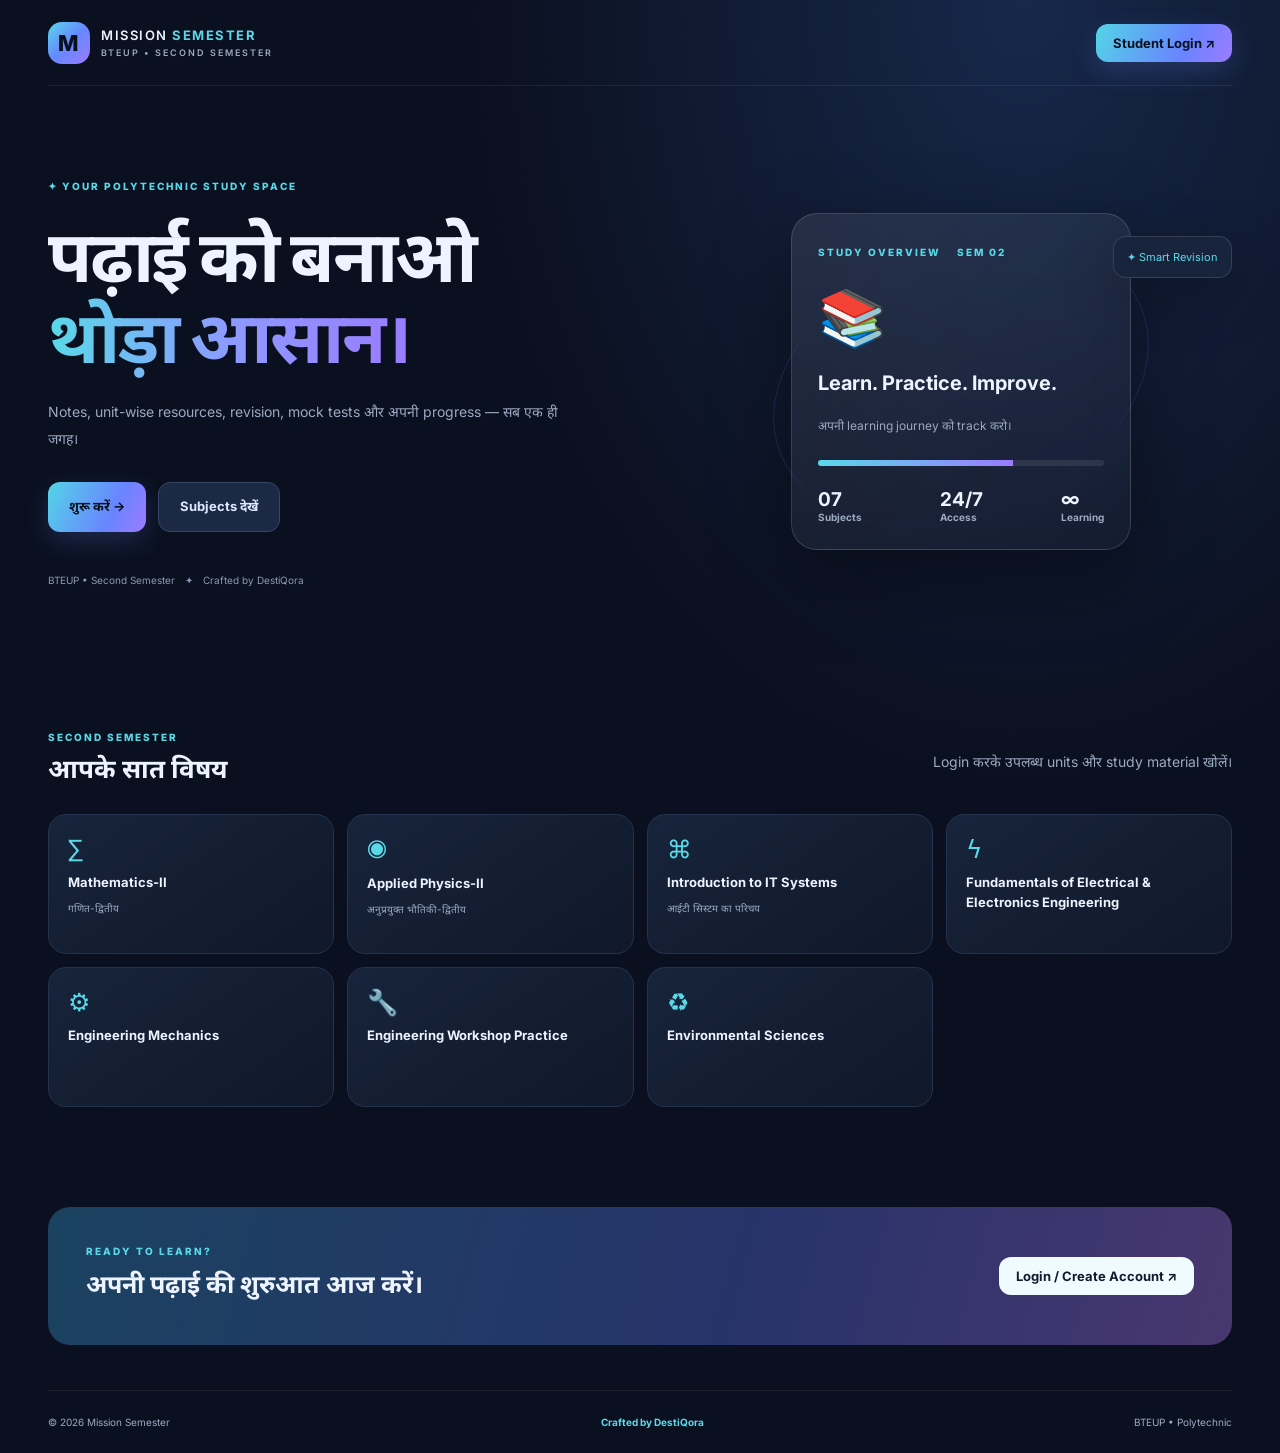
<file: index.html>
<!doctype html><html lang="hi"><head><meta charset="utf-8"><meta name="viewport" content="width=device-width,initial-scale=1"><meta name="theme-color" content="#0b1020"><link rel="manifest" href="ms-manifest.json"><link rel="stylesheet" href="assets/css/ms-style.css"><title>Mission Semester | BTEUP</title></head><body><div class="landing-shell"><nav class="top-nav"><a class="brand" href="index.html"><span class="brand-mark">M</span><span>MISSION <b>SEMESTER</b><small>BTEUP • SECOND SEMESTER</small></span></a><a class="btn btn-primary" href="ms-login.html">Student Login ↗</a></nav><main class="hero"><div><span class="eyebrow">✦ YOUR POLYTECHNIC STUDY SPACE</span><h1>पढ़ाई को बनाओ<br><span>थोड़ा आसान।</span></h1><p>Notes, unit-wise resources, revision, mock tests और अपनी progress — सब एक ही जगह।</p><div class="hero-actions"><a class="btn btn-primary btn-lg" href="ms-login.html">शुरू करें →</a><a class="btn btn-soft btn-lg" href="#subjects">Subjects देखें</a></div><div class="hero-foot">BTEUP • Second Semester　✦　Crafted by DestiQora</div></div><div class="hero-art"><div class="orbit"></div><div class="glass-card"><span class="eyebrow">STUDY OVERVIEW　 SEM 02</span><div class="book-emoji">📚</div><h3>Learn. Practice. Improve.</h3><p>अपनी learning journey को track करो।</p><div class="mini-progress"><span></span></div><div class="glass-stats"><b>07<small>Subjects</small></b><b>24/7<small>Access</small></b><b>∞<small>Learning</small></b></div></div><div class="float-card">✦ Smart Revision</div></div></main><section class="section" id="subjects"><div class="section-head"><div><span class="eyebrow">SECOND SEMESTER</span><h2>आपके सात विषय</h2></div><p>Login करके उपलब्ध units और study material खोलें।</p></div><div class="subject-grid"><article class="subject-tile"><span>∑</span><b>Mathematics-II</b><small>गणित-द्वितीय</small></article><article class="subject-tile"><span>◉</span><b>Applied Physics-II</b><small>अनुप्रयुक्त भौतिकी-द्वितीय</small></article><article class="subject-tile"><span>⌘</span><b>Introduction to IT Systems</b><small>आईटी सिस्टम का परिचय</small></article><article class="subject-tile"><span>ϟ</span><b>Fundamentals of Electrical & Electronics Engineering</b></article><article class="subject-tile"><span>⚙</span><b>Engineering Mechanics</b></article><article class="subject-tile"><span>🔧</span><b>Engineering Workshop Practice</b></article><article class="subject-tile"><span>♻</span><b>Environmental Sciences</b></article></div></section><section class="cta-band"><div><span class="eyebrow">READY TO LEARN?</span><h2>अपनी पढ़ाई की शुरुआत आज करें।</h2></div><a class="btn btn-light" href="ms-login.html">Login / Create Account ↗</a></section><footer class="site-footer"><span>© <span id="year"></span> Mission Semester</span><b>Crafted by DestiQora</b><span>BTEUP • Polytechnic</span></footer></div><script>document.getElementById('year').textContent=new Date().getFullYear()</script></body></html>
</file>
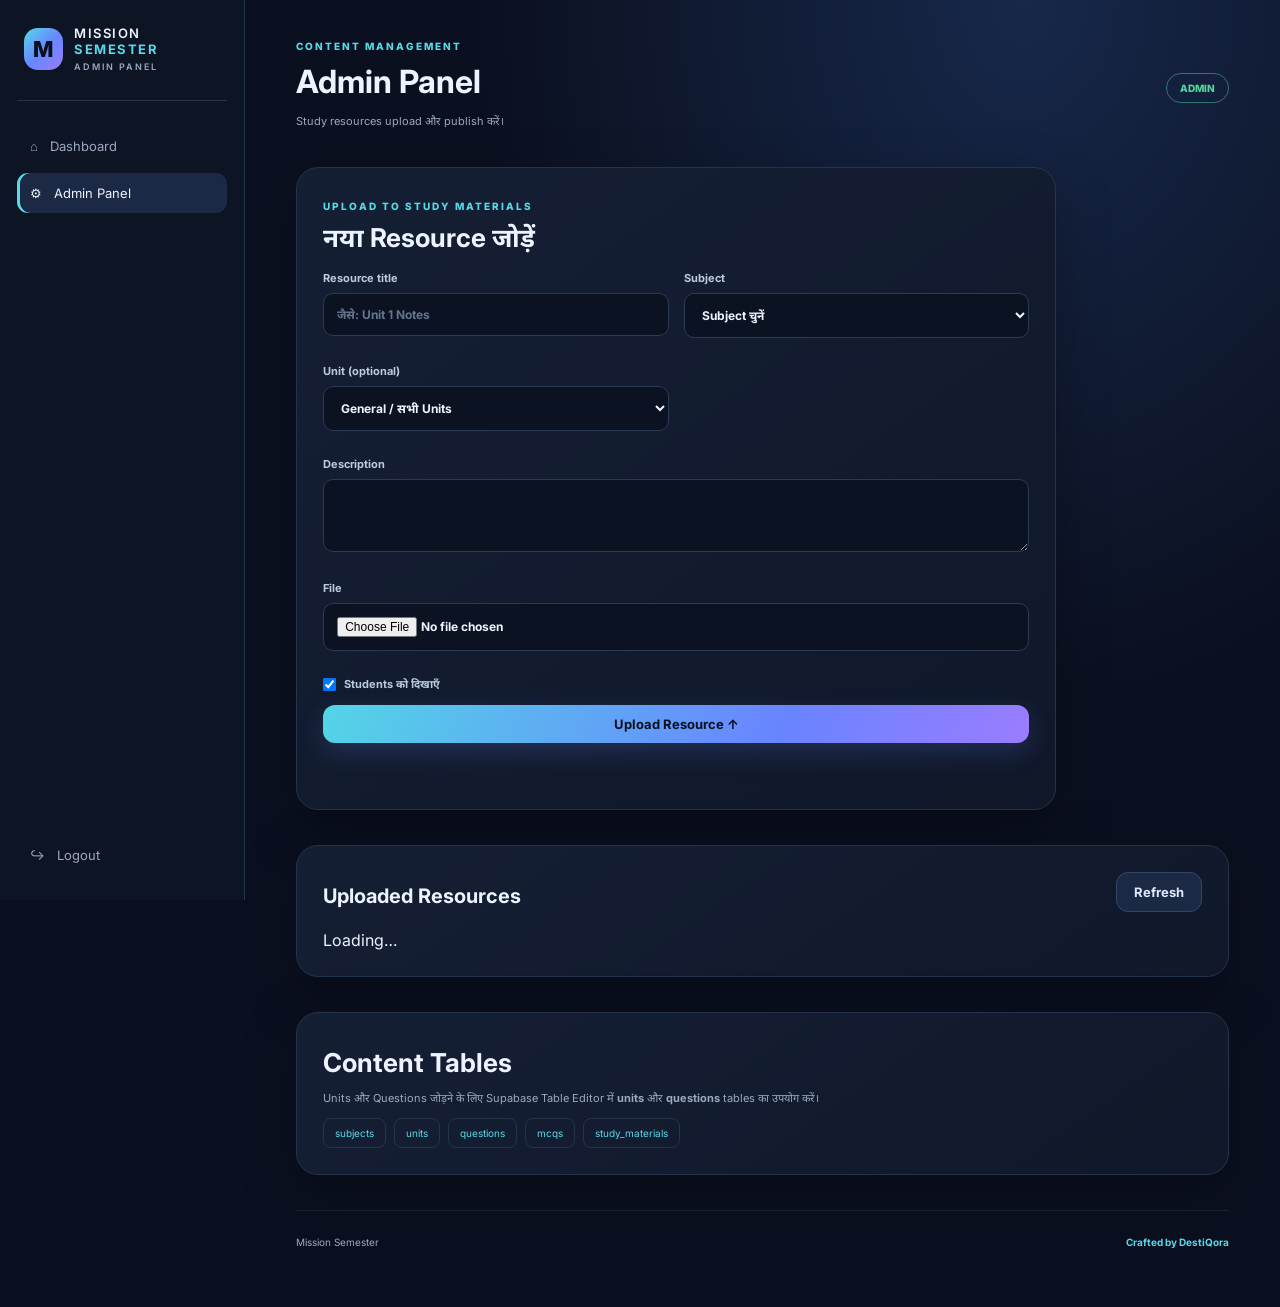
<file: ms-admin.html>
<!doctype html><html lang="hi"><head><meta charset="utf-8"><meta name="viewport" content="width=device-width,initial-scale=1"><link rel="stylesheet" href="assets/css/ms-style.css"><title>Admin Panel | Mission Semester</title></head><body><div class="app-layout"><aside class="sidebar"><a class="brand" href="ms-dashboard.html"><span class="brand-mark">M</span><span>MISSION <b>SEMESTER</b><small>ADMIN PANEL</small></span></a><nav class="side-nav"><a href="ms-dashboard.html">⌂ <span>Dashboard</span></a><a class="active" href="ms-admin.html">⚙ <span>Admin Panel</span></a></nav><div class="sidebar-bottom"><button id="logout-btn" class="side-action">↪ <span>Logout</span></button></div></aside><main class="main-area"><header class="dash-top"><div><span class="eyebrow">CONTENT MANAGEMENT</span><h1>Admin Panel</h1><p class="muted">Study resources upload और publish करें।</p></div><span class="admin-badge">ADMIN</span></header><section class="panel admin-panel"><span class="eyebrow">UPLOAD TO STUDY MATERIALS</span><h2>नया Resource जोड़ें</h2><form id="upload-form" class="admin-form"><label>Resource title<input id="resource-title" required placeholder="जैसे: Unit 1 Notes"></label><label>Subject<select id="resource-subject" required><option value="">Subject चुनें</option></select></label><label>Unit (optional)<select id="resource-unit"><option value="">General / सभी Units</option></select></label><label>Description<textarea id="resource-description" rows="3"></textarea></label><label>File<input id="resource-file" type="file" required></label><label class="check-line"><input id="resource-published" type="checkbox" checked> Students को दिखाएँ</label><button class="btn btn-primary" id="upload-submit">Upload Resource ↑</button><p id="upload-message" class="form-message"></p></form></section><section class="content-section panel"><div class="panel-head"><h2>Uploaded Resources</h2><button class="btn btn-soft" id="refresh-resources">Refresh</button></div><div id="admin-resource-list" class="resource-list">Loading…</div></section><section class="content-section panel"><h2>Content Tables</h2><p class="muted">Units और Questions जोड़ने के लिए Supabase Table Editor में <b>units</b> और <b>questions</b> tables का उपयोग करें।</p><div class="admin-shortcuts"><span>subjects</span><span>units</span><span>questions</span><span>mcqs</span><span>study_materials</span></div></section><footer class="site-footer"><span>Mission Semester</span><b>Crafted by DestiQora</b></footer></main></div><script type="module" src="assets/js/ms-admin.js"></script></body></html>
</file>
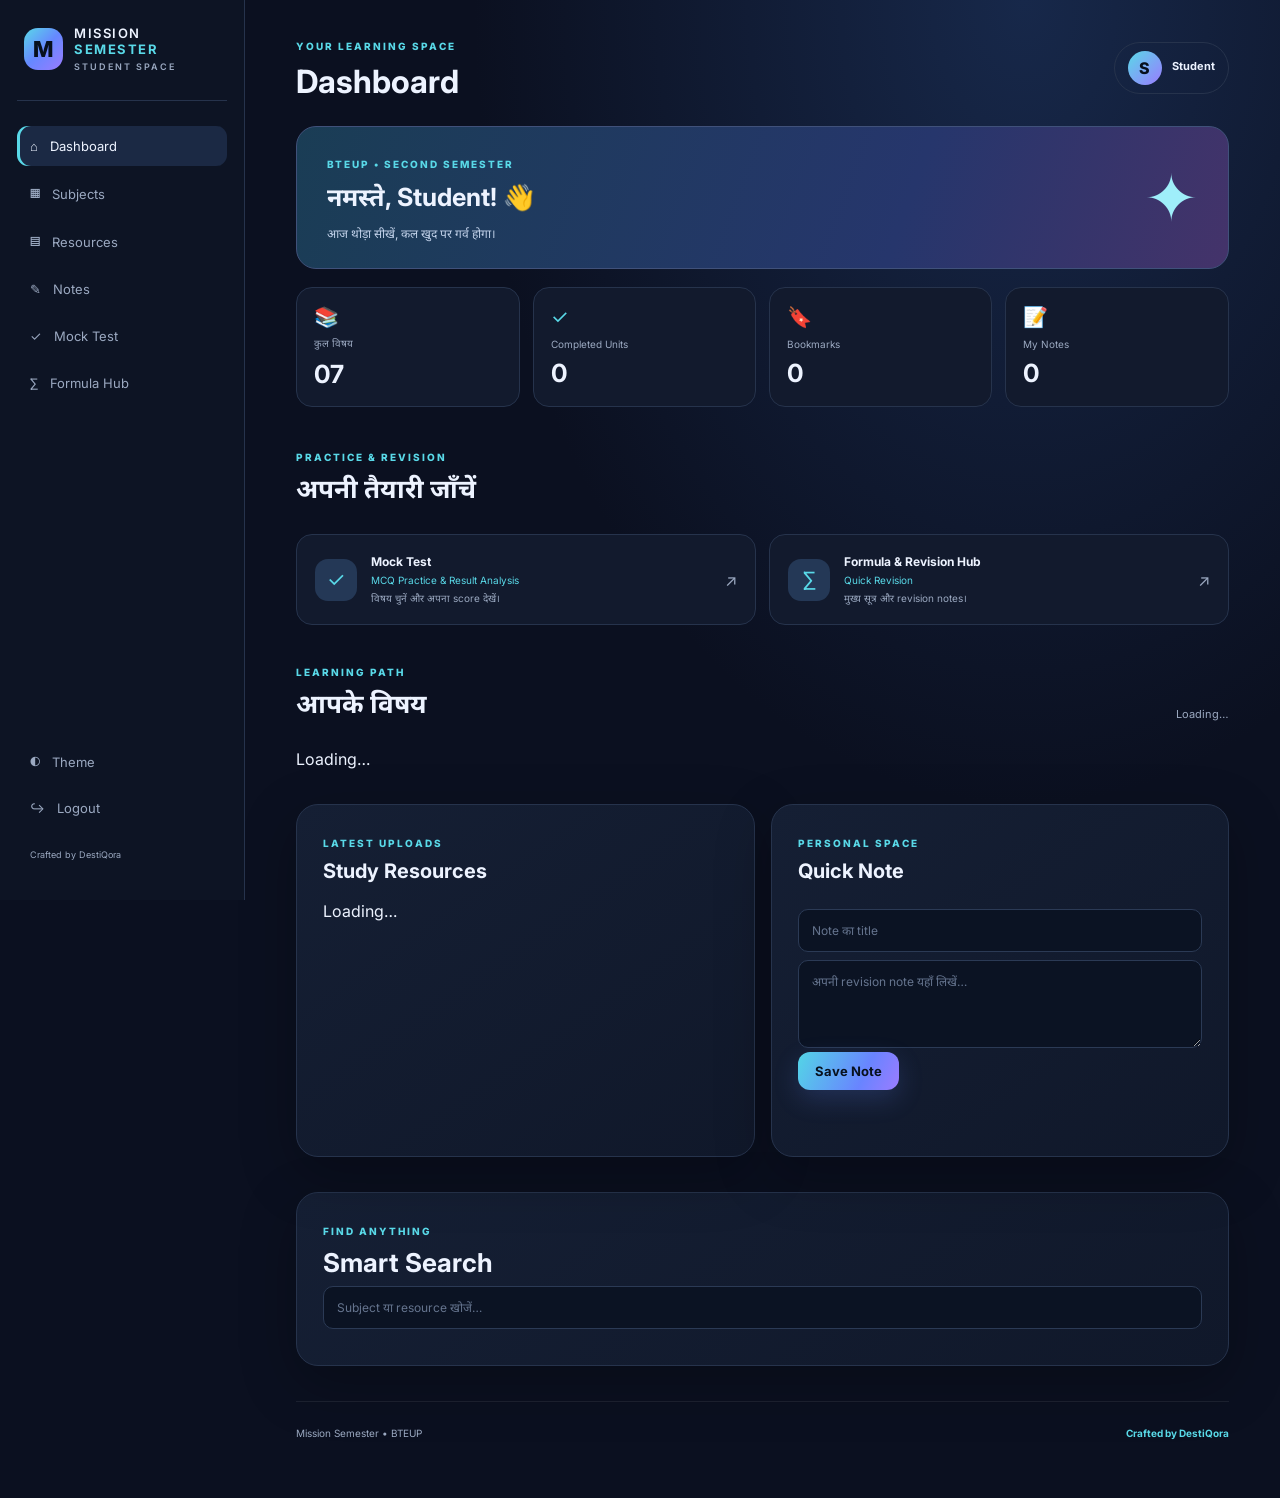
<file: ms-dashboard.html>
<!doctype html><html lang="hi"><head><meta charset="utf-8"><meta name="viewport" content="width=device-width,initial-scale=1"><link rel="manifest" href="ms-manifest.json"><link rel="stylesheet" href="assets/css/ms-style.css"><title>Student Dashboard | Mission Semester</title></head><body><div class="app-layout"><aside class="sidebar"><a class="brand" href="index.html"><span class="brand-mark">M</span><span>MISSION <b>SEMESTER</b><small>STUDENT SPACE</small></span></a><nav class="side-nav"><a class="active" href="ms-dashboard.html">⌂ <span>Dashboard</span></a><a href="#subjects-section">▦ <span>Subjects</span></a><a href="#materials-section">▤ <span>Resources</span></a><a href="#notes-section">✎ <span>Notes</span></a><a href="ms-mock-test.html">✓ <span>Mock Test</span></a><a href="ms-formula-hub.html">∑ <span>Formula Hub</span></a><a id="admin-nav" href="ms-admin.html" hidden>⚙ <span>Admin</span></a></nav><div class="sidebar-bottom"><button id="theme-toggle" class="side-action">◐ <span>Theme</span></button><button id="logout-btn" class="side-action">↪ <span>Logout</span></button><small>Crafted by DestiQora</small></div></aside><main class="main-area"><header class="dash-top"><div><span class="eyebrow">YOUR LEARNING SPACE</span><h1>Dashboard</h1></div><div class="user-pill"><span class="avatar" id="user-avatar">S</span><div><b id="user-name">Student</b><small id="user-email"></small></div></div></header><section class="welcome-panel"><div><span class="eyebrow">BTEUP • SECOND SEMESTER</span><h2>नमस्ते, <span id="welcome-name">Student</span>! 👋</h2><p>आज थोड़ा सीखें, कल खुद पर गर्व होगा।</p></div><div class="welcome-icon">✦</div></section><section class="stats-grid"><article class="stat-card"><span>📚</span><small>कुल विषय</small><b id="stat-subjects">07</b></article><article class="stat-card"><span>✓</span><small>Completed Units</small><b id="stat-units">0</b></article><article class="stat-card"><span>🔖</span><small>Bookmarks</small><b id="stat-bookmarks">0</b></article><article class="stat-card"><span>📝</span><small>My Notes</small><b id="stat-notes">0</b></article></section><section class="content-section"><div class="section-head"><div><span class="eyebrow">PRACTICE & REVISION</span><h2>अपनी तैयारी जाँचें</h2></div></div><div class="subject-grid dashboard-subjects"><a class="subject-card" href="ms-mock-test.html"><span class="subject-card-icon">✓</span><div><b>Mock Test</b><small>MCQ Practice & Result Analysis</small><p>विषय चुनें और अपना score देखें।</p></div><span class="card-arrow">↗</span></a><a class="subject-card" href="ms-formula-hub.html"><span class="subject-card-icon">∑</span><div><b>Formula & Revision Hub</b><small>Quick Revision</small><p>मुख्य सूत्र और revision notes।</p></div><span class="card-arrow">↗</span></a></div></section><section class="content-section" id="subjects-section"><div class="section-head"><div><span class="eyebrow">LEARNING PATH</span><h2>आपके विषय</h2></div><span id="subject-status" class="muted">Loading…</span></div><div class="subject-grid dashboard-subjects" id="subject-list">Loading…</div></section><section class="content-section two-col" id="materials-section"><div class="panel"><div class="panel-head"><div><span class="eyebrow">LATEST UPLOADS</span><h2>Study Resources</h2></div></div><div id="material-list" class="resource-list">Loading…</div></div><div class="panel" id="notes-section"><div class="panel-head"><div><span class="eyebrow">PERSONAL SPACE</span><h2>Quick Note</h2></div></div><form id="quick-note-form"><input id="note-title" required placeholder="Note का title"><textarea id="note-content" required rows="4" placeholder="अपनी revision note यहाँ लिखें…"></textarea><button class="btn btn-primary">Save Note</button><p id="note-message" class="form-message"></p></form></div></section><section class="content-section panel"><span class="eyebrow">FIND ANYTHING</span><h2>Smart Search</h2><input id="global-search" placeholder="Subject या resource खोजें…"><div id="search-results" class="search-results"></div></section><footer class="site-footer"><span>Mission Semester • BTEUP</span><b>Crafted by DestiQora</b></footer></main></div><script type="module" src="assets/js/ms-dashboard.js"></script></body></html>
</file>
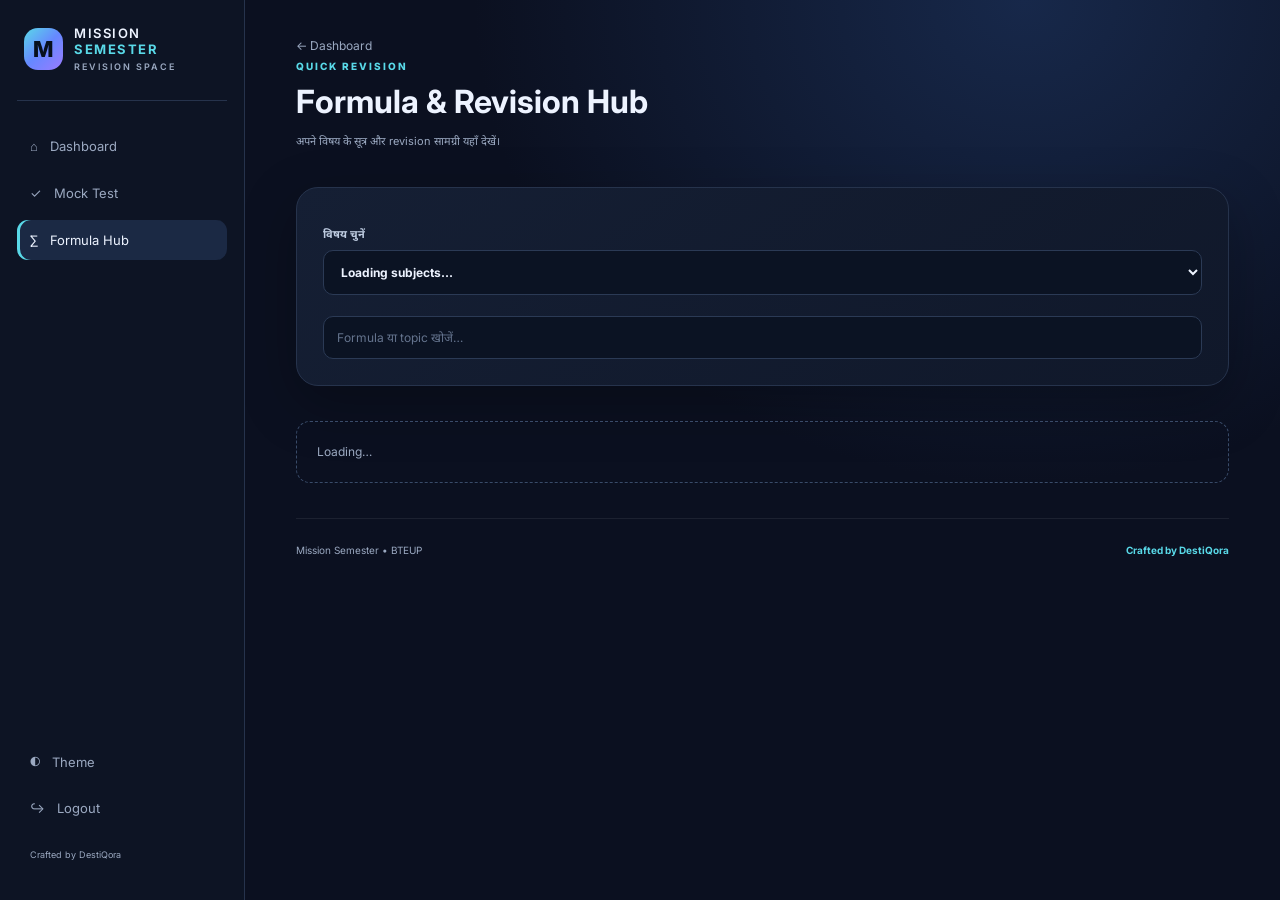
<file: ms-formula-hub.html>
<!doctype html><html lang="hi"><head><meta charset="utf-8"><meta name="viewport" content="width=device-width,initial-scale=1"><link rel="stylesheet" href="assets/css/ms-style.css"><title>Formula & Revision Hub | Mission Semester</title></head><body><div class="app-layout"><aside class="sidebar"><a class="brand" href="ms-dashboard.html"><span class="brand-mark">M</span><span>MISSION <b>SEMESTER</b><small>REVISION SPACE</small></span></a><nav class="side-nav"><a href="ms-dashboard.html">⌂ <span>Dashboard</span></a><a href="ms-mock-test.html">✓ <span>Mock Test</span></a><a class="active" href="ms-formula-hub.html">∑ <span>Formula Hub</span></a></nav><div class="sidebar-bottom"><button id="theme-toggle" class="side-action">◐ <span>Theme</span></button><button id="logout-btn" class="side-action">↪ <span>Logout</span></button><small>Crafted by DestiQora</small></div></aside><main class="main-area"><a class="back-link" href="ms-dashboard.html">← Dashboard</a><header class="dash-top"><div><span class="eyebrow">QUICK REVISION</span><h1>Formula & Revision Hub</h1><p class="muted">अपने विषय के सूत्र और revision सामग्री यहाँ देखें।</p></div></header><section class="panel"><label>विषय चुनें<select id="revision-subject"><option value="">Loading subjects…</option></select></label><input id="revision-search" placeholder="Formula या topic खोजें…"></section><section class="content-section" id="formula-list"><div class="empty-state">Loading…</div></section><footer class="site-footer"><span>Mission Semester • BTEUP</span><b>Crafted by DestiQora</b></footer></main></div><script type="module" src="assets/js/ms-formula-hub.js"></script></body></html>
</file>
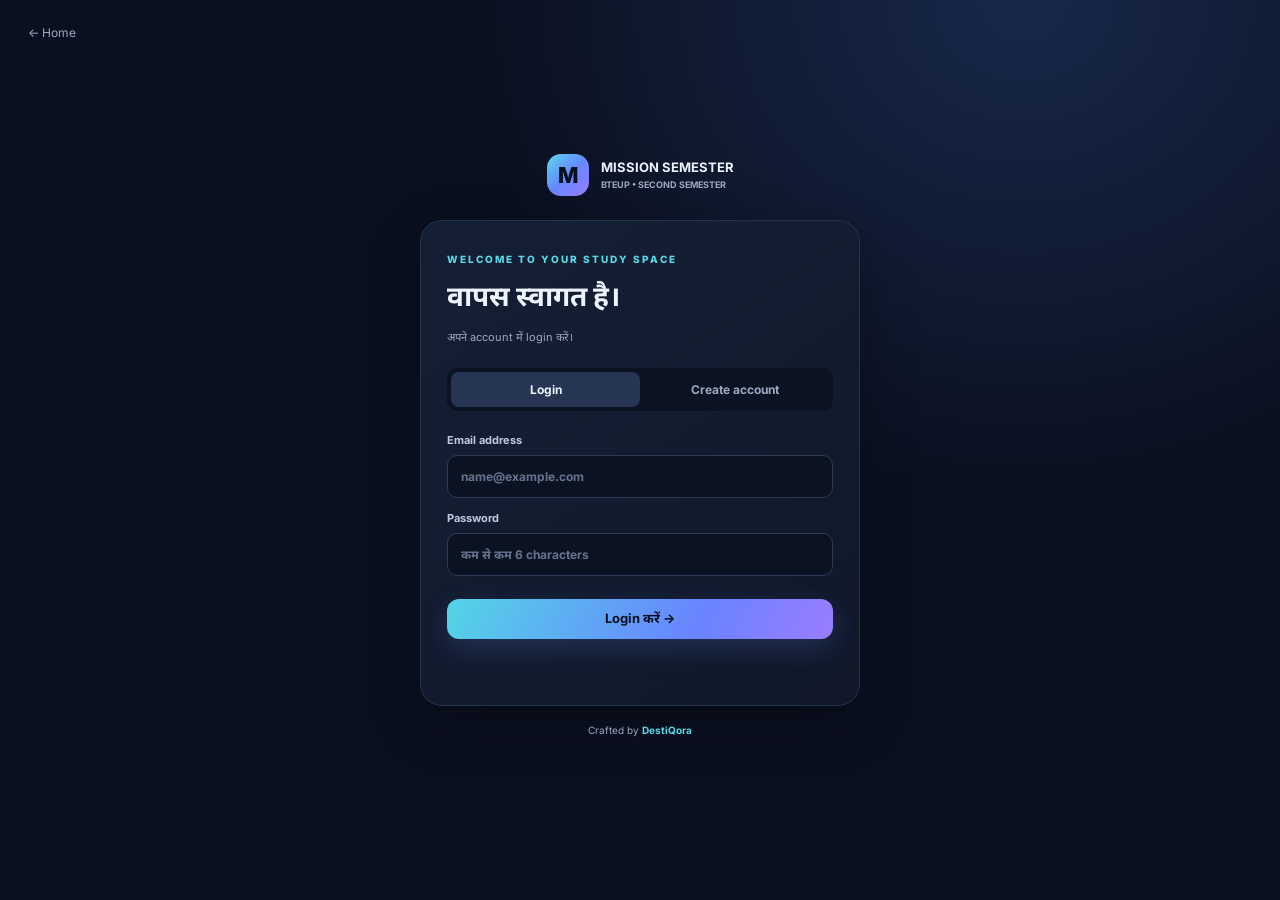
<file: ms-login.html>
<!doctype html><html lang="hi"><head><meta charset="utf-8"><meta name="viewport" content="width=device-width,initial-scale=1"><link rel="stylesheet" href="assets/css/ms-style.css"><title>Login | Mission Semester</title></head><body class="auth-body"><a class="back-link" href="index.html">← Home</a><main class="auth-wrap"><div class="auth-brand"><span class="brand-mark">M</span><b>MISSION SEMESTER<small>BTEUP • SECOND SEMESTER</small></b></div><section class="auth-card"><span class="eyebrow">WELCOME TO YOUR STUDY SPACE</span><h1 id="auth-title">वापस स्वागत है।</h1><p id="auth-subtitle" class="muted">अपने account में login करें।</p><div class="auth-tabs"><button class="active" id="tab-login">Login</button><button id="tab-signup">Create account</button></div><form id="auth-form"><label id="name-wrap" hidden>पूरा नाम<input id="full-name" placeholder="आपका नाम"></label><label>Email address<input id="email" type="email" required autocomplete="email" placeholder="name@example.com"></label><label>Password<input id="password" type="password" required minlength="6" placeholder="कम से कम 6 characters"></label><button class="btn btn-primary btn-block" id="auth-submit">Login करें →</button><p id="auth-message" class="form-message"></p></form></section><p class="auth-footer">Crafted by <b>DestiQora</b></p></main><script type="module" src="assets/js/ms-auth-page.js"></script></body></html>
</file>
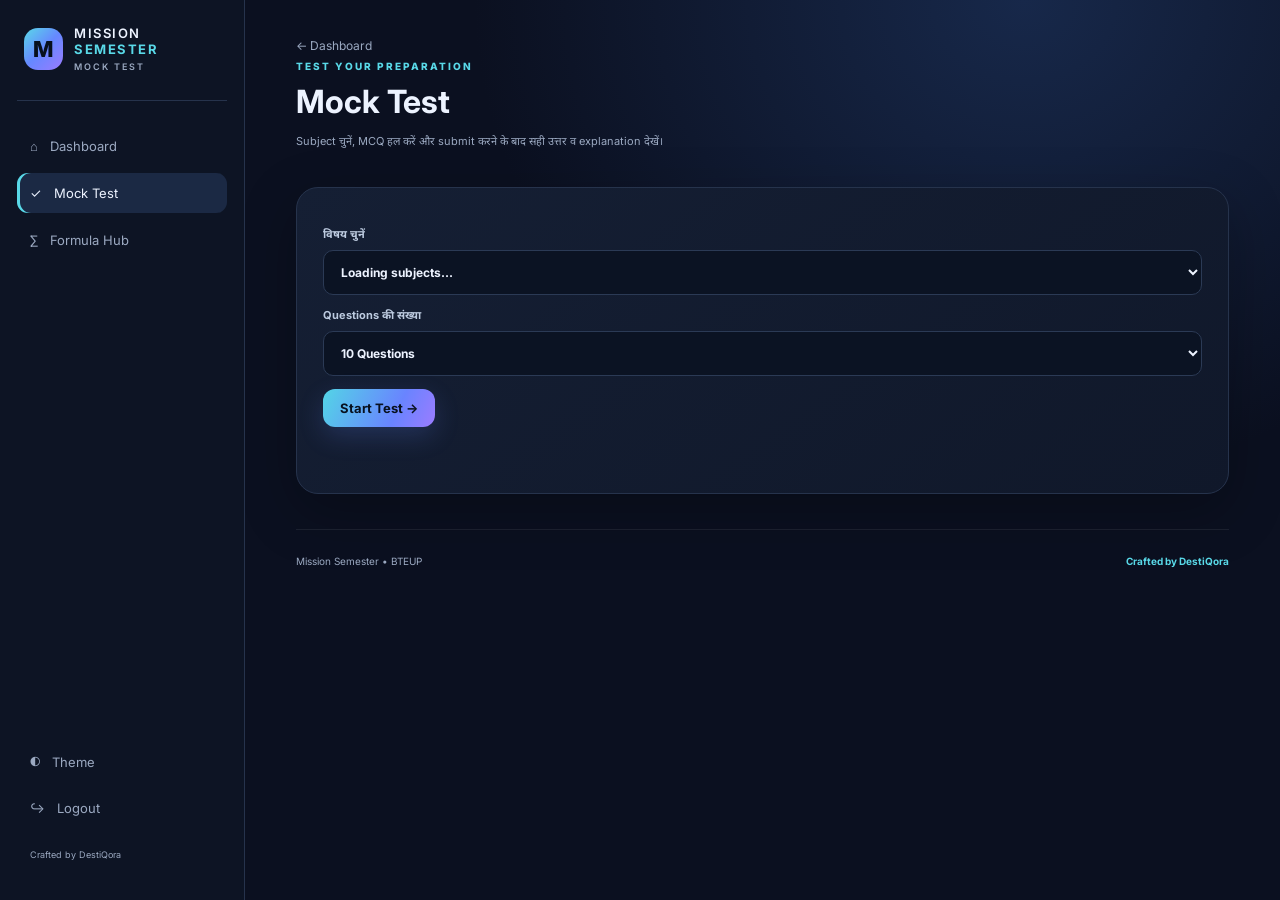
<file: ms-mock-test.html>
<!doctype html><html lang="hi"><head><meta charset="utf-8"><meta name="viewport" content="width=device-width,initial-scale=1"><link rel="stylesheet" href="assets/css/ms-style.css"><title>Mock Test | Mission Semester</title></head><body><div class="app-layout"><aside class="sidebar"><a class="brand" href="ms-dashboard.html"><span class="brand-mark">M</span><span>MISSION <b>SEMESTER</b><small>MOCK TEST</small></span></a><nav class="side-nav"><a href="ms-dashboard.html">⌂ <span>Dashboard</span></a><a class="active" href="ms-mock-test.html">✓ <span>Mock Test</span></a><a href="ms-formula-hub.html">∑ <span>Formula Hub</span></a></nav><div class="sidebar-bottom"><button id="theme-toggle" class="side-action">◐ <span>Theme</span></button><button id="logout-btn" class="side-action">↪ <span>Logout</span></button><small>Crafted by DestiQora</small></div></aside><main class="main-area"><a class="back-link" href="ms-dashboard.html">← Dashboard</a><header class="dash-top"><div><span class="eyebrow">TEST YOUR PREPARATION</span><h1>Mock Test</h1><p class="muted">Subject चुनें, MCQ हल करें और submit करने के बाद सही उत्तर व explanation देखें।</p></div></header><section class="panel"><label>विषय चुनें<select id="test-subject"><option value="">Loading subjects…</option></select></label><label>Questions की संख्या<select id="test-limit"><option value="10">10 Questions</option><option value="20">20 Questions</option><option value="30">30 Questions</option></select></label><button class="btn btn-primary" id="start-test">Start Test →</button><p id="test-message" class="form-message"></p></section><section class="content-section" id="test-area"></section><section class="content-section" id="test-result"></section><footer class="site-footer"><span>Mission Semester • BTEUP</span><b>Crafted by DestiQora</b></footer></main></div><script type="module" src="assets/js/ms-mock-test.js"></script></body></html>
</file>
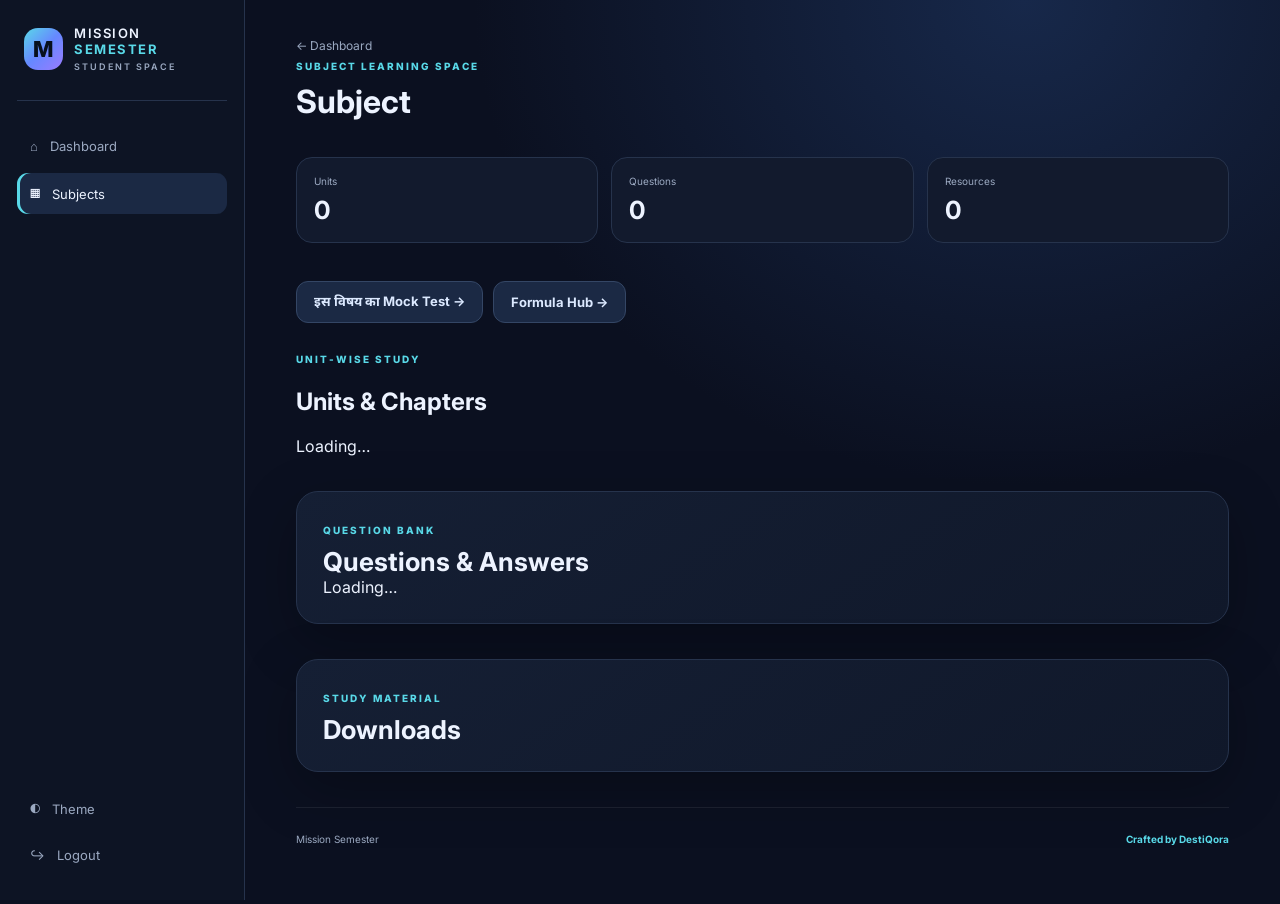
<file: ms-subject.html>
<!doctype html><html lang="hi"><head><meta charset="utf-8"><meta name="viewport" content="width=device-width,initial-scale=1"><link rel="stylesheet" href="assets/css/ms-style.css"><title>Subject | Mission Semester</title></head><body><div class="app-layout"><aside class="sidebar"><a class="brand" href="ms-dashboard.html"><span class="brand-mark">M</span><span>MISSION <b>SEMESTER</b><small>STUDENT SPACE</small></span></a><nav class="side-nav"><a href="ms-dashboard.html">⌂ <span>Dashboard</span></a><a class="active" href="ms-dashboard.html#subjects-section">▦ <span>Subjects</span></a></nav><div class="sidebar-bottom"><button id="theme-toggle" class="side-action">◐ <span>Theme</span></button><button id="logout-btn" class="side-action">↪ <span>Logout</span></button></div></aside><main class="main-area"><a class="back-link" href="ms-dashboard.html">← Dashboard</a><header class="dash-top"><div><span class="eyebrow">SUBJECT LEARNING SPACE</span><h1 id="subject-title">Subject</h1><p id="subject-description" class="muted"></p></div></header><section class="stats-grid subject-stats"><article class="stat-card"><small>Units</small><b id="unit-count">0</b></article><article class="stat-card"><small>Questions</small><b id="question-count">0</b></article><article class="stat-card"><small>Resources</small><b id="resource-count">0</b></article></section><section class="content-section"><div class="subject-actions"><a class="btn btn-soft" id="subject-test-link" href="ms-mock-test.html">इस विषय का Mock Test →</a><a class="btn btn-soft" href="ms-formula-hub.html">Formula Hub →</a></div><span class="eyebrow">UNIT-WISE STUDY</span><h2>Units & Chapters</h2><div id="unit-list" class="unit-list">Loading…</div></section><section class="content-section panel"><span class="eyebrow">QUESTION BANK</span><h2>Questions & Answers</h2><div id="question-list" class="qa-list">Loading…</div></section><section class="content-section panel"><span class="eyebrow">STUDY MATERIAL</span><h2>Downloads</h2><div id="subject-materials" class="resource-list"></div></section><footer class="site-footer"><span>Mission Semester</span><b>Crafted by DestiQora</b></footer></main></div><script type="module" src="assets/js/ms-subject.js"></script></body></html>
</file>
<file: assets/css/ms-style.css>
@import url('https://fonts.googleapis.com/css2?family=Inter:wght@400;500;600;700;800&family=Noto+Sans+Devanagari:wght@400;500;600;700;800&display=swap');
:root{--bg:#0b1020;--surface:#121a2d;--line:#26334c;--text:#edf3ff;--muted:#9ba9c1;--cyan:#59d9e8;--blue:#6688ff;--violet:#9a7bff;--good:#55d6a1;--shadow:0 18px 55px #0004}*{box-sizing:border-box}body{margin:0;background:radial-gradient(ellipse at 80% 0%,#17284a 0,transparent 38%),var(--bg);color:var(--text);font-family:Inter,'Noto Sans Devanagari',sans-serif;min-height:100vh}a{color:inherit;text-decoration:none}button,input,textarea,select{font:inherit}.landing-shell{max-width:1240px;margin:auto;padding:0 28px}.top-nav{height:86px;display:flex;align-items:center;justify-content:space-between;border-bottom:1px solid #ffffff12}.brand{display:flex;align-items:center;gap:11px;font-size:13px;letter-spacing:1.5px;font-weight:600}.brand b{color:var(--cyan)}.brand small{display:block;color:var(--muted);font-size:9px;letter-spacing:2px;margin-top:4px}.brand-mark{display:grid;place-items:center;width:42px;height:42px;border-radius:14px;background:linear-gradient(135deg,var(--cyan),var(--blue),var(--violet));font-size:22px;font-weight:800;color:#07101d}.btn{display:inline-flex;align-items:center;justify-content:center;gap:10px;border:0;border-radius:12px;padding:11px 17px;font-weight:700;font-size:13px;cursor:pointer;transition:.2s}.btn:hover{transform:translateY(-2px);filter:brightness(1.08)}.btn-primary{background:linear-gradient(115deg,#53d5e6,#6984ff 65%,#9b7cff);color:#08111f;box-shadow:0 9px 26px #6688ff32}.btn-soft{background:#1b2944;color:#dce9ff;border:1px solid #344665}.btn-light{background:#effbff;color:#101b30}.btn-lg{padding:15px 21px}.btn-block{width:100%;margin-top:10px}.eyebrow{font-size:10px;letter-spacing:2px;color:var(--cyan);font-weight:800}.hero{display:grid;grid-template-columns:1.05fr .95fr;align-items:center;gap:45px;padding:88px 0 82px;min-height:570px}.hero h1{font-size:clamp(42px,6vw,72px);line-height:1.12;letter-spacing:-2.5px;margin:22px 0}.hero h1 span{background:linear-gradient(90deg,var(--cyan),#8d9aff,var(--violet));background-clip:text;color:transparent}.hero p,.section-head>p{color:var(--muted);font-size:14px;line-height:1.9;max-width:510px}.hero-actions{display:flex;gap:12px;margin-top:30px}.hero-foot{color:#8999b5;font-size:10px;margin-top:42px}.hero-art{height:410px;position:relative;display:grid;place-items:center}.orbit{position:absolute;width:390px;height:270px;border:1px solid #718dff30;border-radius:50%;transform:rotate(-22deg)}.glass-card{position:relative;width:min(340px,85%);padding:26px;border:1px solid #ffffff25;border-radius:26px;background:linear-gradient(145deg,#ffffff16,#ffffff06);backdrop-filter:blur(20px);box-shadow:0 25px 80px #0006}.book-emoji{font-size:55px;margin:24px 0 12px}.glass-card h3{font-size:20px}.glass-card p{font-size:12px;color:var(--muted)}.mini-progress{height:6px;border-radius:10px;background:#ffffff17;margin:22px 0;overflow:hidden}.mini-progress span{display:block;width:68%;height:100%;background:linear-gradient(90deg,var(--cyan),var(--violet))}.glass-stats{display:flex;justify-content:space-between}.glass-stats b{font-size:19px}.glass-stats small{display:block;font-size:10px;color:var(--muted)}.float-card{position:absolute;top:60px;right:0;background:#18243b;border:1px solid #ffffff20;border-radius:13px;padding:13px;box-shadow:var(--shadow);font-size:11px;color:var(--cyan)}.section{padding:55px 0}.section-head{display:flex;align-items:end;justify-content:space-between;gap:20px;margin-bottom:25px}.section-head h2,.panel h2{font-size:26px;margin:8px 0 0}.subject-grid{display:grid;grid-template-columns:repeat(4,1fr);gap:13px}.subject-tile{min-height:140px;padding:19px;border:1px solid var(--line);border-radius:18px;background:linear-gradient(145deg,#17243b,#10182a);display:flex;flex-direction:column;gap:9px}.subject-tile>span{font-size:25px;color:var(--cyan)}.subject-tile b{font-size:13px;line-height:1.5}.subject-tile small{font-size:10px;color:var(--muted)}.cta-band{margin:45px 0;padding:32px 38px;border-radius:22px;background:linear-gradient(105deg,#1b4260,#27336a 60%,#49376f);display:flex;align-items:center;justify-content:space-between;gap:20px}.cta-band h2{font-size:25px;margin:10px 0}.site-footer{padding:25px 0;display:flex;justify-content:space-between;gap:12px;flex-wrap:wrap;color:var(--muted);font-size:10px;border-top:1px solid #ffffff12}.site-footer b{color:var(--cyan)}.auth-body{display:grid;place-items:center;padding:30px 18px}.back-link{color:var(--muted);font-size:12px}.auth-body>.back-link{position:absolute;top:25px;left:28px}.auth-wrap{width:min(440px,100%)}.auth-brand{display:flex;align-items:center;justify-content:center;gap:12px;margin-bottom:24px;font-size:13px}.auth-brand small{display:block;color:var(--muted);font-size:9px;margin-top:4px}.auth-card,.panel{background:linear-gradient(145deg,#151f34,#10182a);border:1px solid var(--line);border-radius:22px;padding:26px;box-shadow:var(--shadow)}.auth-card h1{font-size:28px;margin:12px 0 8px}.muted{color:var(--muted);font-size:11px;line-height:1.7}.auth-tabs{display:grid;grid-template-columns:1fr 1fr;padding:4px;background:#0b1221;border-radius:11px;margin:22px 0}.auth-tabs button{border:0;background:transparent;color:var(--muted);padding:10px;border-radius:8px;cursor:pointer;font-weight:700;font-size:12px}.auth-tabs button.active{background:#253553;color:var(--text)}label{display:block;font-size:11px;font-weight:700;color:#bdcbe0;margin:13px 0}input,textarea,select{width:100%;margin-top:8px;background:#0b1323;border:1px solid #2b3a55;border-radius:10px;padding:13px;color:var(--text);outline:none;font-size:12px}input:focus,textarea:focus,select:focus{border-color:var(--cyan);box-shadow:0 0 0 3px #59d9e81c}input::placeholder,textarea::placeholder{color:#65748e}.form-message{min-height:18px;color:var(--cyan);font-size:11px;line-height:1.6}.auth-footer{text-align:center;color:var(--muted);font-size:10px;margin-top:18px}.auth-footer b{color:var(--cyan)}[hidden]{display:none!important}.app-layout{min-height:100vh;display:grid;grid-template-columns:245px minmax(0,1fr)}.sidebar{position:sticky;top:0;height:100vh;border-right:1px solid var(--line);padding:25px 17px;display:flex;flex-direction:column;background:#0d1424}.sidebar .brand{padding:0 7px 28px;border-bottom:1px solid var(--line)}.side-nav{display:grid;gap:7px;padding-top:25px}.side-nav a,.side-action{display:flex;align-items:center;gap:12px;padding:12px 13px;border-radius:11px;color:var(--muted);font-size:13px;background:transparent;border:0;text-align:left;cursor:pointer}.side-nav a.active,.side-nav a:hover,.side-action:hover{background:#1b2944;color:var(--text)}.side-nav a.active{box-shadow:inset 3px 0 var(--cyan)}.sidebar-bottom{margin-top:auto;display:grid;gap:6px}.sidebar-bottom small{font-size:9px;color:var(--muted);padding:15px 13px}.main-area{max-width:1250px;width:100%;padding:34px clamp(18px,4vw,55px);margin:0 auto}.dash-top{display:flex;align-items:center;justify-content:space-between;gap:15px;margin-bottom:25px}.dash-top h1{font-size:32px;margin:8px 0 0}.user-pill{display:flex;align-items:center;gap:10px;padding:8px 13px;border:1px solid var(--line);border-radius:40px}.avatar{width:34px;height:34px;display:grid;place-items:center;border-radius:50%;background:linear-gradient(135deg,var(--cyan),var(--violet));color:#07101d;font-weight:800}.user-pill b,.user-pill small{display:block}.user-pill b{font-size:11px}.user-pill small{font-size:9px;color:var(--muted);margin-top:3px}.welcome-panel{border:1px solid #40517a;border-radius:20px;padding:25px 30px;background:linear-gradient(110deg,#1a3d55,#26366c 65%,#44336a);display:flex;justify-content:space-between;align-items:center}.welcome-panel h2{font-size:25px;margin:10px 0}.welcome-panel p{font-size:12px;color:#c3d3eb;margin:0}.welcome-icon{font-size:65px;color:#9feefa}.stats-grid{display:grid;grid-template-columns:repeat(4,1fr);gap:13px;margin:18px 0 38px}.stat-card{border:1px solid var(--line);border-radius:16px;padding:17px;background:var(--surface);display:grid;gap:8px}.stat-card>span{font-size:20px;color:var(--cyan)}.stat-card small{font-size:10px;color:var(--muted)}.stat-card b{font-size:25px}.content-section{margin:35px 0}.dashboard-subjects{grid-template-columns:repeat(2,1fr)}.subject-card{display:flex;align-items:center;gap:14px;padding:18px;border:1px solid var(--line);border-radius:16px;background:var(--surface)}.subject-card-icon{width:42px;height:42px;flex-shrink:0;display:grid;place-items:center;border-radius:13px;background:#243856;color:var(--cyan);font-size:21px}.subject-card b,.subject-card small{display:block}.subject-card b{font-size:12px;line-height:1.5}.subject-card small{font-size:10px;color:var(--cyan);margin-top:3px}.subject-card p{font-size:10px;color:var(--muted);margin:6px 0 0}.card-arrow{margin-left:auto;color:var(--muted)}.two-col{display:grid;grid-template-columns:1fr 1fr;gap:16px}.panel-head{display:flex;justify-content:space-between;align-items:center;margin-bottom:18px}.panel-head h2{font-size:20px}.resource-list{display:grid;gap:8px}.resource-item{display:flex;align-items:center;gap:12px;padding:12px;border:1px solid var(--line);border-radius:12px;background:#0d1627}.resource-item>span:nth-child(2){min-width:0;flex:1}.resource-item b,.resource-item small{display:block;overflow-wrap:anywhere}.resource-item b{font-size:11px}.resource-item small{font-size:9px;color:var(--muted);margin-top:4px}.resource-item i{font-style:normal;color:var(--cyan)}.file-icon{width:35px;height:38px;display:grid;place-items:center;border-radius:8px;background:#263a59;color:#9feefa;font-size:9px;font-weight:800}.search-results{display:grid;gap:7px;margin-top:10px}.search-results a{display:flex;justify-content:space-between;padding:12px;border:1px solid var(--line);border-radius:10px;font-size:11px}.search-results small{color:var(--muted)}.empty-state{padding:20px;border:1px dashed #394b69;border-radius:14px;color:var(--muted);font-size:12px;line-height:1.7;grid-column:1/-1}.error-text{color:#ff9c9c}.inline-back{display:inline-block;margin-bottom:15px}.subject-stats{grid-template-columns:repeat(3,1fr)}.unit-list,.qa-list{display:grid;gap:10px}.unit-card{display:flex;justify-content:space-between;align-items:center;gap:16px;padding:18px;border:1px solid var(--line);border-radius:15px;background:var(--surface)}.unit-number{font-size:9px;letter-spacing:1px;color:var(--cyan);font-weight:800}.unit-card h3{font-size:14px;margin:6px 0}.unit-card p{font-size:10px;color:var(--muted);margin:0}.progress-check{white-space:nowrap;display:flex;align-items:center;gap:7px;font-size:10px}.progress-check input,.check-line input{width:auto;margin:0}.qa-item{border:1px solid var(--line);border-radius:13px;background:var(--surface);padding:14px}.qa-item summary{cursor:pointer;font-size:12px;line-height:1.7}.qa-item summary>span{color:var(--cyan);font-weight:800}.qa-item summary small{display:block;color:var(--muted);font-size:9px;margin:5px 0 0 22px}.qa-answer{padding:13px 0 8px;color:#c6d3e8;font-size:12px;line-height:1.9;white-space:pre-wrap}.text-btn{border:0;background:transparent;color:var(--cyan);font-size:10px;cursor:pointer;padding:5px}.danger{color:#ff9898}.admin-badge{padding:8px 13px;border:1px solid #56d6a177;border-radius:30px;color:var(--good);font-size:10px;font-weight:800}.admin-panel{max-width:760px}.admin-form{display:grid;grid-template-columns:1fr 1fr;gap:0 15px}.admin-form label:nth-child(n+4),.admin-form button,.admin-form .form-message{grid-column:1/-1}.check-line{display:flex;align-items:center;gap:8px}.admin-shortcuts{display:flex;flex-wrap:wrap;gap:8px}.admin-shortcuts span{padding:8px 11px;border:1px solid var(--line);border-radius:8px;color:var(--cyan);font-size:10px}
@media(max-width:900px){.hero{gap:15px}.subject-grid{grid-template-columns:repeat(2,1fr)}.app-layout{grid-template-columns:76px minmax(0,1fr)}.sidebar{padding:20px 9px}.sidebar .brand>span:last-child,.side-nav a span,.side-action span,.sidebar-bottom small{display:none}.sidebar .brand{justify-content:center}.side-nav a,.side-action{justify-content:center;padding:13px 5px;font-size:18px}}
@media(max-width:620px){.landing-shell{padding:0 17px}.top-nav{height:70px}.brand{font-size:10px}.brand-mark{width:36px;height:36px}.hero{grid-template-columns:1fr;padding:55px 0 35px;min-height:0}.hero h1{font-size:47px}.hero-art{height:300px}.glass-card{width:280px;padding:20px}.orbit{width:300px;height:220px}.float-card{right:0;top:25px}.section{padding:35px 0}.section-head{display:block}.subject-grid{gap:9px}.subject-tile{padding:13px;min-height:130px}.subject-tile b{font-size:11px}.cta-band{display:block;padding:24px;margin:30px 0}.cta-band .btn{margin-top:18px}.auth-body>.back-link{top:16px;left:17px}.auth-card{padding:20px}.app-layout{display:block;padding-bottom:65px}.sidebar{position:fixed;z-index:20;top:auto;bottom:0;left:0;right:0;width:100%;height:62px;border:0;border-top:1px solid var(--line);padding:5px 8px;display:flex;flex-direction:row;background:#0d1424ed;backdrop-filter:blur(14px)}.sidebar .brand,.sidebar-bottom{display:none}.side-nav{display:flex;justify-content:space-around;align-items:center;padding:0;width:100%;gap:4px}.side-nav a{flex:1;display:flex;flex-direction:column;gap:3px;padding:6px 2px;font-size:15px}.side-nav a span{display:block;font-size:8px}.side-nav a.active{box-shadow:inset 0 -2px var(--cyan)}.main-area{padding:24px 15px 85px}.dash-top h1{font-size:26px}.user-pill{padding:6px 9px}.user-pill small{display:none}.welcome-panel{padding:20px}.welcome-panel h2{font-size:20px}.welcome-icon{font-size:45px}.stats-grid{grid-template-columns:repeat(2,1fr);gap:9px;margin-bottom:28px}.stat-card{padding:13px}.stat-card b{font-size:21px}.dashboard-subjects,.two-col{grid-template-columns:1fr}.panel{padding:18px}.unit-card{display:block}.progress-check{margin-top:13px}.admin-form{grid-template-columns:1fr}.admin-form label{grid-column:1/-1}.subject-stats{grid-template-columns:repeat(3,1fr)}}

.subject-actions{display:flex;gap:10px;flex-wrap:wrap;margin:10px 0 24px}.quiz-options{display:grid;gap:8px;margin-top:14px}.quiz-option{display:flex;align-items:center;gap:10px;padding:10px;border:1px solid var(--line);border-radius:10px;background:#0d1627;font-size:12px}.quiz-option input{width:auto;margin:0}.qa-item{margin:10px 0}.result-track{height:9px;background:#26334c;border-radius:20px;overflow:hidden;margin:14px 0 25px}.result-track span{display:block;height:100%;background:linear-gradient(90deg,var(--cyan),var(--blue),var(--violet))}.correct-text{color:var(--good);font-size:12px}.wrong-text{color:#ff9898;font-size:12px}
</file>
